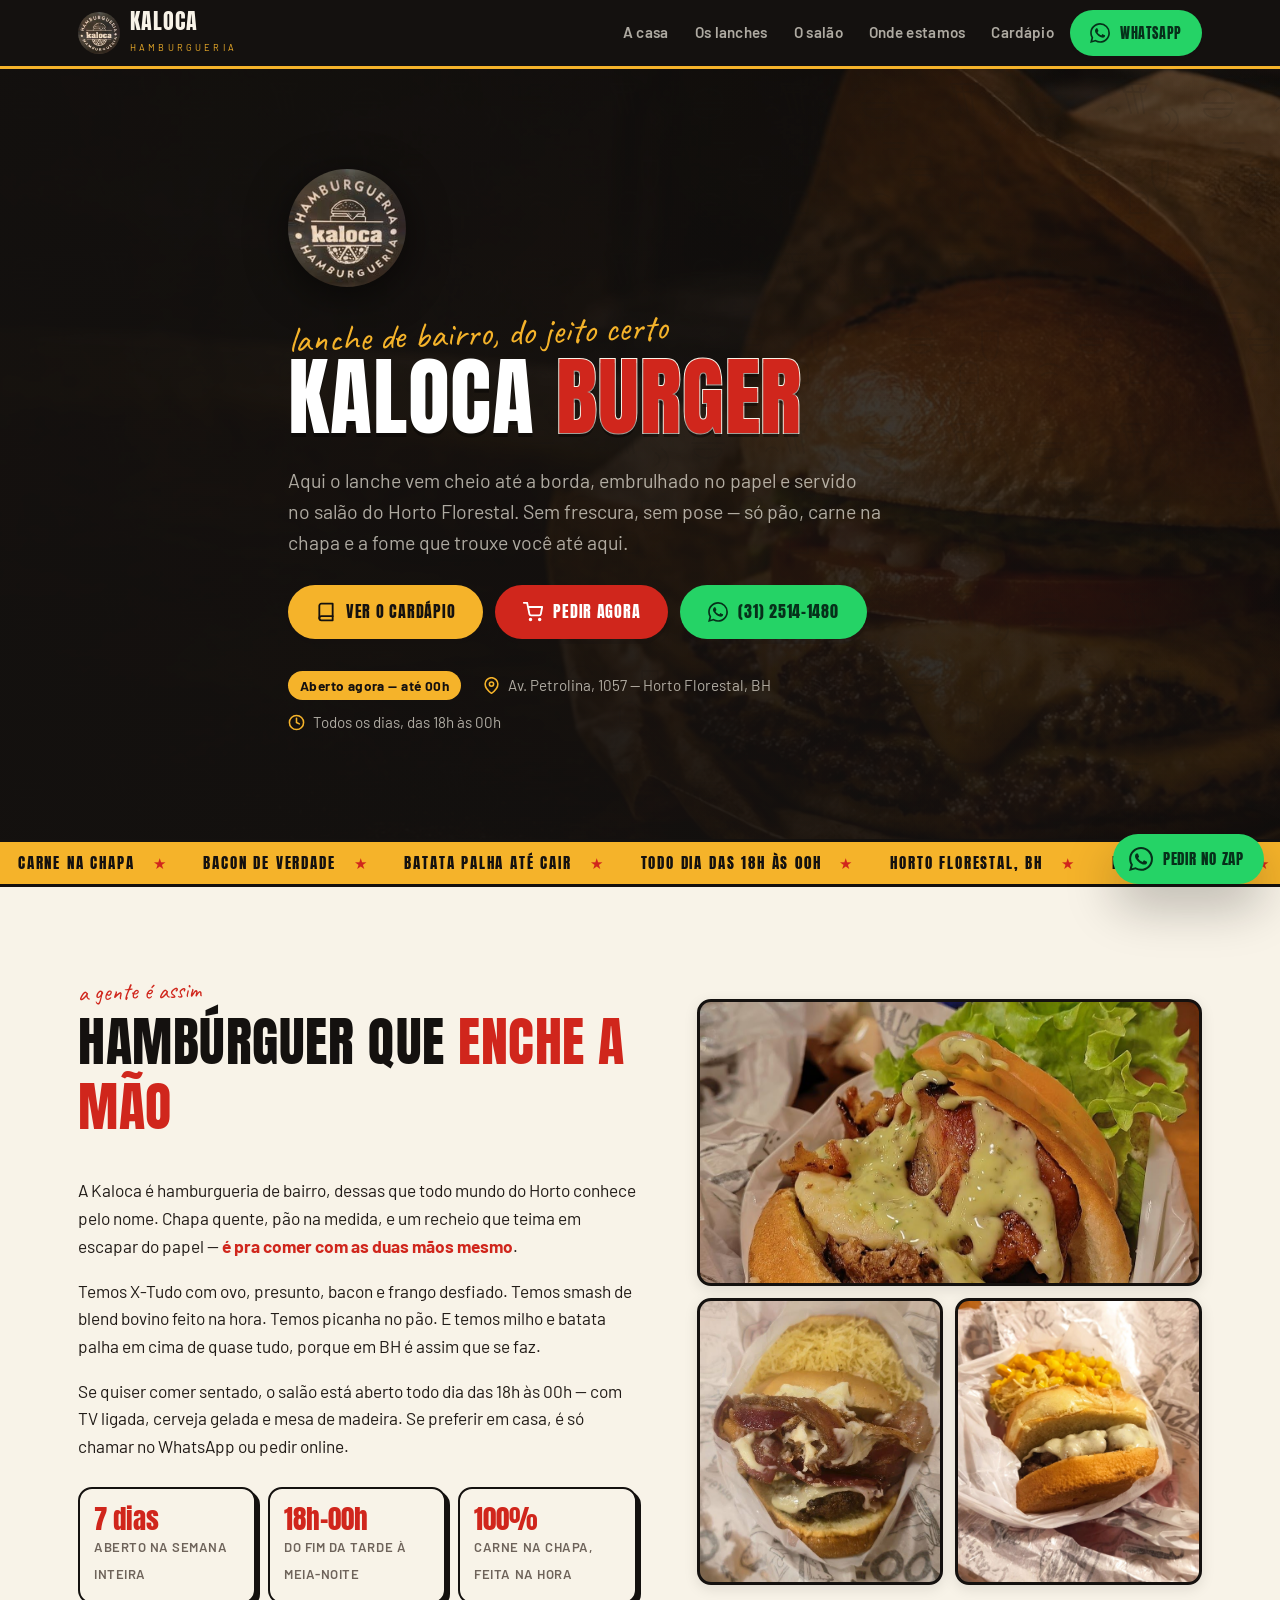
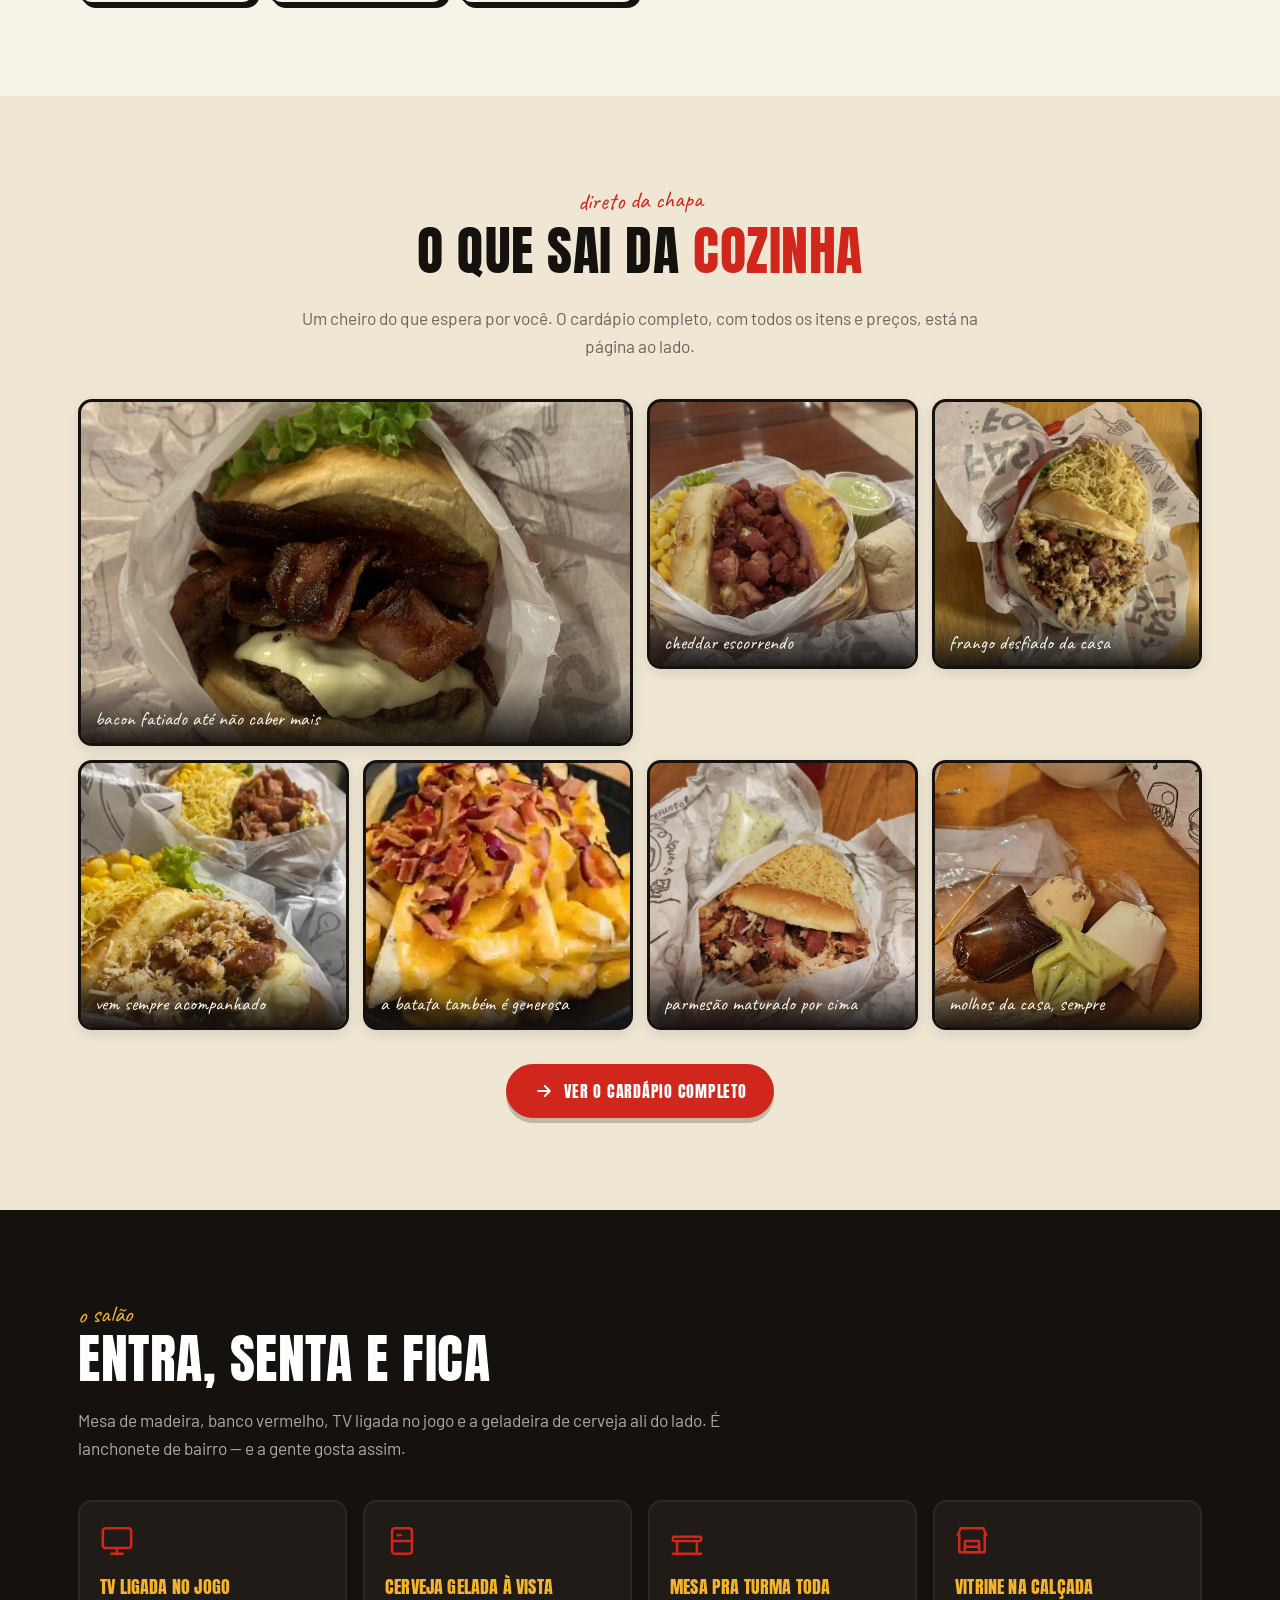
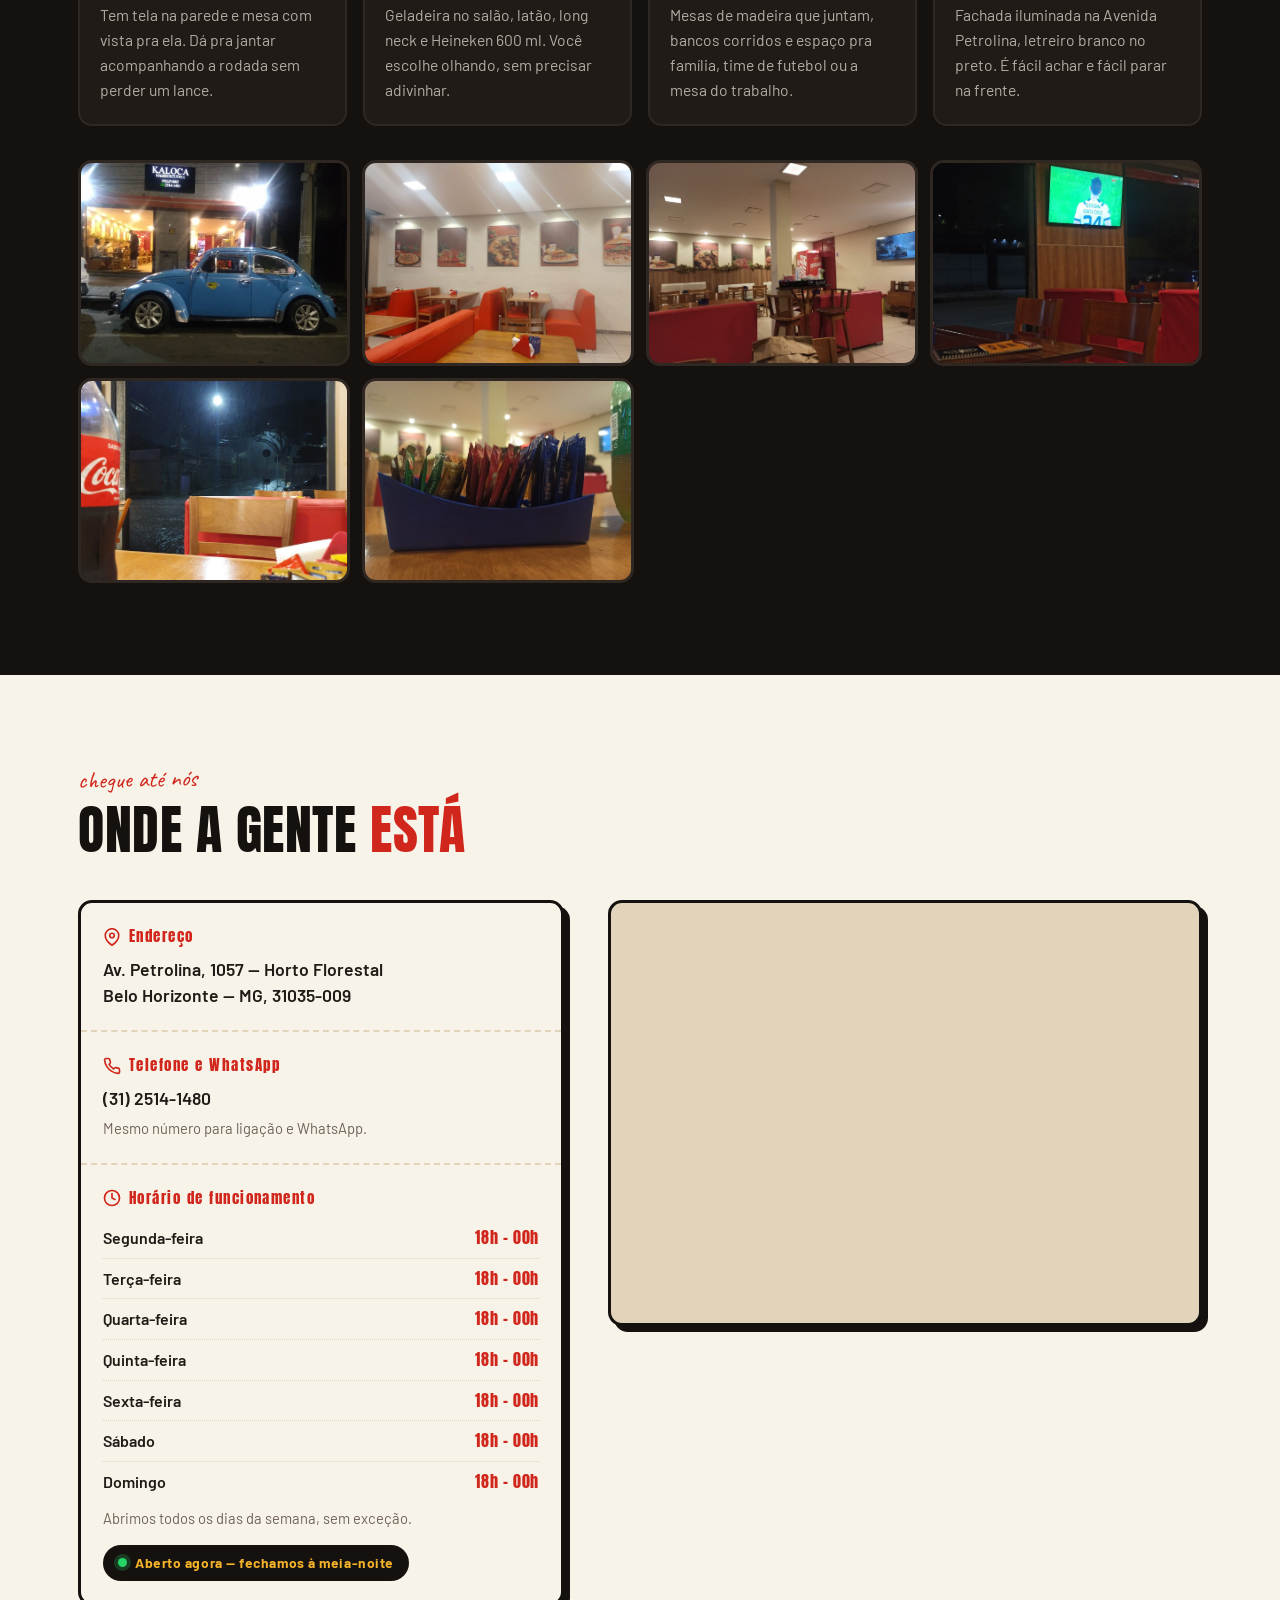
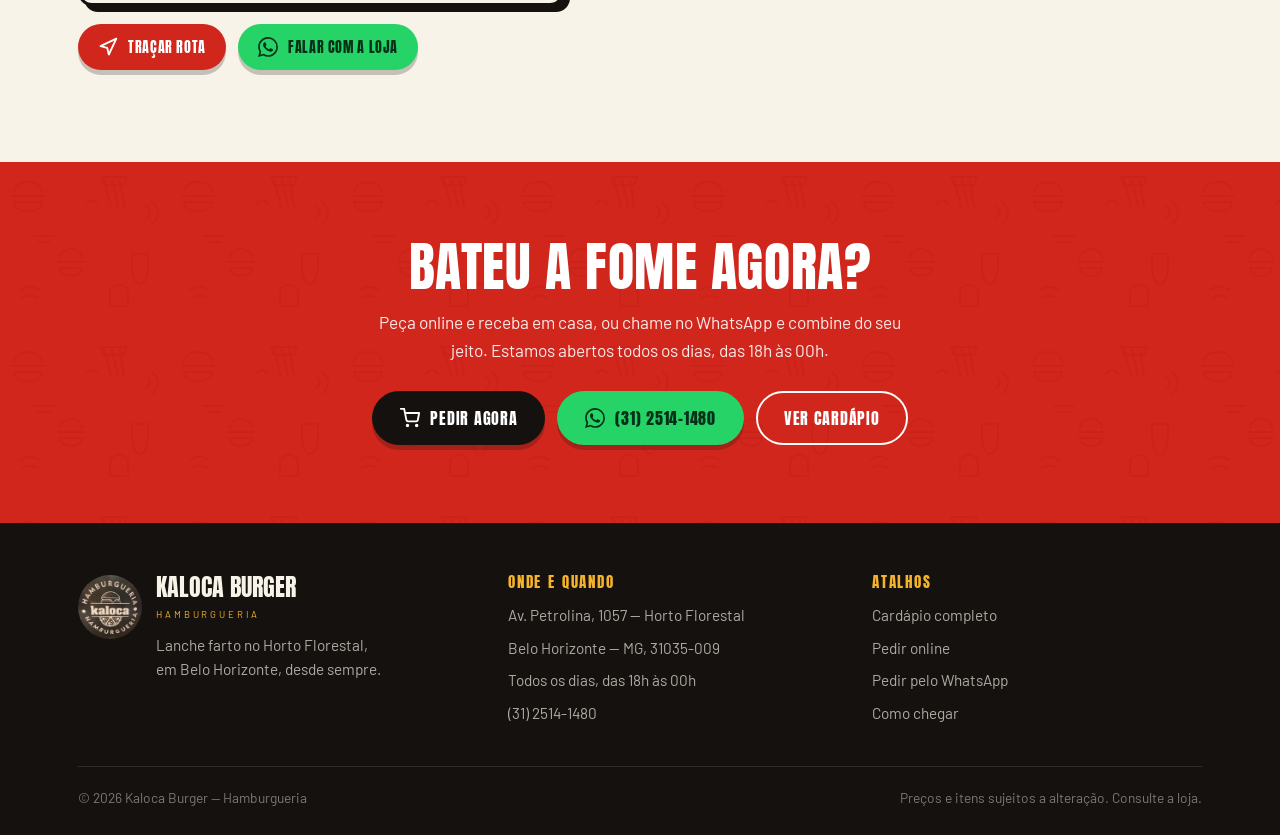
<file: index.html>
<!DOCTYPE html>
<html lang="pt-BR">
<head>
<meta charset="UTF-8">
<meta name="viewport" content="width=device-width, initial-scale=1">
<title>Kaloca Burger — Hamburgueria no Horto Florestal, Belo Horizonte</title>
<meta name="description" content="Hamburgueria de bairro no Horto Florestal, em Belo Horizonte. Lanche farto, transbordando, todo dia das 18h às 00h. Peça pelo WhatsApp ou venha comer aqui.">
<meta name="theme-color" content="#14110F">

<meta property="og:type" content="website">
<meta property="og:title" content="Kaloca Burger — Hamburgueria no Horto Florestal, BH">
<meta property="og:description" content="Lanche farto, transbordando, todo dia das 18h às 00h. Av. Petrolina, 1057 — Horto Florestal, Belo Horizonte.">
<meta property="og:image" content="assets/img/og-kaloca-burger.jpg">
<meta property="og:locale" content="pt_BR">
<meta name="twitter:card" content="summary_large_image">
<meta name="twitter:title" content="Kaloca Burger — Hamburgueria no Horto Florestal, BH">
<meta name="twitter:description" content="Lanche de bairro, do jeito certo. Todo dia das 18h às 00h no Horto Florestal, BH.">
<meta name="twitter:image" content="assets/img/og-kaloca-burger.jpg">

<link rel="preconnect" href="https://fonts.googleapis.com">
<link rel="preconnect" href="https://fonts.gstatic.com" crossorigin>
<link href="https://fonts.googleapis.com/css2?family=Anton&family=Barlow:wght@400;500;600;700&family=Caveat:wght@600;700&display=swap" rel="stylesheet">
<link rel="preload" as="image" href="assets/img/hero-kaloca-original.jpg" fetchpriority="high">
<link rel="stylesheet" href="css/style.css">
</head>
<body>

<a class="pula-para-conteudo" href="#conteudo">Pular para o conteúdo</a>

<!-- ==================== TOPO ==================== -->
<header class="topo">
  <div class="container topo-interno">

    <a class="topo-marca" href="index.html" aria-label="Kaloca Burger — página inicial">
      <img class="selo selo--xs logo-original" src="assets/img/logo-kaloca-centralizada.png" alt="" width="42" height="42" decoding="async">
      <span>
        <span class="nome">KALOCA</span>
        <span class="sub">HAMBURGUERIA</span>
      </span>
    </a>

    <nav class="topo-nav" id="nav-principal" aria-label="Navegação principal">
      <a href="#sobre">A casa</a>
      <a href="#destaques">Os lanches</a>
      <a href="#ambiente">O salão</a>
      <a href="#local">Onde estamos</a>
      <a href="cardapio.html">Cardápio</a>
    </nav>

    <div class="topo-cta">
      <a class="btn btn--zap btn--pequeno btn--zap-topo" href="https://wa.me/553125141480" target="_blank" rel="noopener">
        <svg viewBox="0 0 24 24" fill="currentColor" aria-hidden="true"><path d="M17.472 14.382c-.297-.149-1.758-.867-2.03-.967-.273-.099-.471-.148-.67.15-.197.297-.767.966-.94 1.164-.173.199-.347.223-.644.075-.297-.15-1.255-.463-2.39-1.475-.883-.788-1.48-1.761-1.653-2.059-.173-.297-.018-.458.13-.606.134-.133.298-.347.446-.52.149-.174.198-.298.298-.497.099-.198.05-.371-.025-.52-.075-.149-.669-1.612-.916-2.207-.242-.579-.487-.5-.669-.51-.173-.008-.371-.01-.57-.01-.198 0-.52.074-.792.372-.272.297-1.04 1.016-1.04 2.479 0 1.462 1.065 2.875 1.213 3.074.149.198 2.096 3.2 5.077 4.487.709.306 1.262.489 1.694.625.712.227 1.36.195 1.872.118.571-.085 1.758-.719 2.006-1.413.248-.694.248-1.289.173-1.413-.074-.124-.272-.198-.57-.347M12.05 21.785h-.004a9.87 9.87 0 0 1-5.031-1.378l-.361-.214-3.741.982.998-3.648-.235-.374a9.86 9.86 0 0 1-1.51-5.26c.001-5.45 4.436-9.884 9.888-9.884 2.64 0 5.122 1.03 6.988 2.898a9.825 9.825 0 0 1 2.893 6.994c-.003 5.45-4.437 9.884-9.885 9.884m8.413-18.297A11.815 11.815 0 0 0 12.05 0C5.495 0 .16 5.335.157 11.892c0 2.096.547 4.142 1.588 5.945L.057 24l6.305-1.654a11.882 11.882 0 0 0 5.683 1.448h.005c6.554 0 11.89-5.335 11.893-11.893a11.821 11.821 0 0 0-3.48-8.413"/></svg>
        WhatsApp
      </a>
      <button class="menu-btn" id="menu-btn" aria-expanded="false" aria-controls="nav-principal" aria-label="Abrir menu de navegação">
        <svg viewBox="0 0 24 24" fill="none" stroke="currentColor" stroke-width="2.4" stroke-linecap="round" aria-hidden="true"><path d="M3 6h18M3 12h18M3 18h18"/></svg>
      </button>
    </div>

  </div>
</header>

<main id="conteudo">

<!-- ==================== HERO ==================== -->
<section class="hero">
  <div class="hero-foto" role="img" aria-label="Hambúrguer artesanal servido no papel pardo sobre a chapa de uma lanchonete de bairro"></div>
  <div class="container hero-interno">

    <img class="selo selo--md logo-original" src="assets/img/logo-kaloca-centralizada.png" alt="Kaloca Hamburgueria" width="150" height="150" decoding="async" fetchpriority="high">

    <h1 class="hero-titulo">
      <span class="risca">lanche de bairro, do jeito certo</span>
      <span class="marca">Kaloca <em>Burger</em></span>
    </h1>

    <p class="hero-texto">
      Aqui o lanche vem cheio até a borda, embrulhado no papel e servido no salão do
      Horto Florestal. Sem frescura, sem pose — só pão, carne na chapa e a fome que
      trouxe você até aqui.
    </p>

    <div class="hero-acoes">
      <a class="btn btn--milho" href="cardapio.html">
        <svg viewBox="0 0 24 24" fill="none" stroke="currentColor" stroke-width="2.2" stroke-linecap="round" stroke-linejoin="round" aria-hidden="true"><path d="M4 19.5A2.5 2.5 0 0 1 6.5 17H20"/><path d="M6.5 2H20v20H6.5A2.5 2.5 0 0 1 4 19.5v-15A2.5 2.5 0 0 1 6.5 2z"/></svg>
        Ver o cardápio
      </a>
      <a class="btn btn--pedir" href="https://pedido.anota.ai/loja/kbcas-kaloca-1" target="_blank" rel="noopener">
        <svg viewBox="0 0 24 24" fill="none" stroke="currentColor" stroke-width="2.2" stroke-linecap="round" stroke-linejoin="round" aria-hidden="true"><circle cx="9" cy="21" r="1"/><circle cx="20" cy="21" r="1"/><path d="M1 1h4l2.68 13.39a2 2 0 0 0 2 1.61h9.72a2 2 0 0 0 2-1.61L23 6H6"/></svg>
        Pedir agora
      </a>
      <a class="btn btn--zap" href="https://wa.me/553125141480" target="_blank" rel="noopener">
        <svg viewBox="0 0 24 24" fill="currentColor" aria-hidden="true"><path d="M17.472 14.382c-.297-.149-1.758-.867-2.03-.967-.273-.099-.471-.148-.67.15-.197.297-.767.966-.94 1.164-.173.199-.347.223-.644.075-.297-.15-1.255-.463-2.39-1.475-.883-.788-1.48-1.761-1.653-2.059-.173-.297-.018-.458.13-.606.134-.133.298-.347.446-.52.149-.174.198-.298.298-.497.099-.198.05-.371-.025-.52-.075-.149-.669-1.612-.916-2.207-.242-.579-.487-.5-.669-.51-.173-.008-.371-.01-.57-.01-.198 0-.52.074-.792.372-.272.297-1.04 1.016-1.04 2.479 0 1.462 1.065 2.875 1.213 3.074.149.198 2.096 3.2 5.077 4.487.709.306 1.262.489 1.694.625.712.227 1.36.195 1.872.118.571-.085 1.758-.719 2.006-1.413.248-.694.248-1.289.173-1.413-.074-.124-.272-.198-.57-.347M12.05 21.785h-.004a9.87 9.87 0 0 1-5.031-1.378l-.361-.214-3.741.982.998-3.648-.235-.374a9.86 9.86 0 0 1-1.51-5.26c.001-5.45 4.436-9.884 9.888-9.884 2.64 0 5.122 1.03 6.988 2.898a9.825 9.825 0 0 1 2.893 6.994c-.003 5.45-4.437 9.884-9.885 9.884m8.413-18.297A11.815 11.815 0 0 0 12.05 0C5.495 0 .16 5.335.157 11.892c0 2.096.547 4.142 1.588 5.945L.057 24l6.305-1.654a11.882 11.882 0 0 0 5.683 1.448h.005c6.554 0 11.89-5.335 11.893-11.893a11.821 11.821 0 0 0-3.48-8.413"/></svg>
        (31) 2514-1480
      </a>
    </div>

    <div class="hero-info">
      <span class="aberto-agora" data-status-loja>Todo dia, 18h às 00h</span>
      <span>
        <svg viewBox="0 0 24 24" fill="none" stroke="currentColor" stroke-width="2.2" stroke-linecap="round" stroke-linejoin="round" aria-hidden="true"><path d="M21 10c0 7-9 13-9 13s-9-6-9-13a9 9 0 0 1 18 0z"/><circle cx="12" cy="10" r="3"/></svg>
        Av. Petrolina, 1057 — Horto Florestal, BH
      </span>
      <span>
        <svg viewBox="0 0 24 24" fill="none" stroke="currentColor" stroke-width="2.2" stroke-linecap="round" stroke-linejoin="round" aria-hidden="true"><circle cx="12" cy="12" r="10"/><path d="M12 6v6l4 2"/></svg>
        Todos os dias, das 18h às 00h
      </span>
    </div>

  </div>
</section>

<!-- ==================== FAIXA ==================== -->
<div class="faixa" aria-hidden="true">
  <div class="faixa-trilho">
    <span>Carne na chapa</span><span>Bacon de verdade</span><span>Batata palha até cair</span><span>Todo dia das 18h às 00h</span><span>Horto Florestal, BH</span><span>Delivery e salão</span>
    <span>Carne na chapa</span><span>Bacon de verdade</span><span>Batata palha até cair</span><span>Todo dia das 18h às 00h</span><span>Horto Florestal, BH</span><span>Delivery e salão</span>
  </div>
</div>

<!-- ==================== SOBRE ==================== -->
<section class="secao" id="sobre">
  <div class="container">
    <div class="sobre-grade">

      <div class="sobre-texto">
        <div class="secao-cabeca">
          <span class="secao-olho">a gente é assim</span>
          <h2 class="secao-tit">Hambúrguer que <span class="destaque">enche a mão</span></h2>
        </div>

        <p>
          A Kaloca é hamburgueria de bairro, dessas que todo mundo do Horto conhece pelo nome.
          Chapa quente, pão na medida, e um recheio que teima em escapar do papel —
          <strong>é pra comer com as duas mãos mesmo</strong>.
        </p>
        <p>
          Temos X-Tudo com ovo, presunto, bacon e frango desfiado. Temos smash de blend 
          bovino feito na hora. Temos picanha no pão. E temos milho e batata palha em 
          cima de quase tudo, porque em BH é assim que se faz.
        </p>
        <p>
          Se quiser comer sentado, o salão está aberto todo dia das 18h às 00h — com TV
          ligada, cerveja gelada e mesa de madeira. Se preferir em casa, é só chamar no
          WhatsApp ou pedir online.
        </p>

        <div class="sobre-selos">
          <div class="sobre-selo">
            <span class="num">7 dias</span>
            <span class="rot">Aberto na semana inteira</span>
          </div>
          <div class="sobre-selo">
            <span class="num">18h–00h</span>
            <span class="rot">Do fim da tarde à meia-noite</span>
          </div>
          <div class="sobre-selo">
            <span class="num">100%</span>
            <span class="rot">Carne na chapa, feita na hora</span>
          </div>
        </div>
      </div>

      <div class="sobre-fotos">
        <figure><img src="assets/img/destaque-02.jpg" alt="Hambúrguer artesanal da Kaloca com bacon, queijo derretido, molho verde e alface" loading="lazy"></figure>
        <figure><img src="assets/img/destaque-03.jpg" alt="Lanche com bacon fatiado e queijo parmesão ralado por cima" loading="lazy"></figure>
        <figure><img src="assets/img/destaque-07.jpg" alt="Lanche embalado no papel com milho e batata palha transbordando" loading="lazy"></figure>
      </div>

    </div>
  </div>
</section>

<!-- ==================== DESTAQUES ==================== -->
<section class="secao secao--papel" id="destaques">
  <div class="container">

    <div class="secao-cabeca secao-cabeca--centro">
      <span class="secao-olho">direto da chapa</span>
      <h2 class="secao-tit">O que sai da <span class="destaque">cozinha</span></h2>
      <p class="secao-lead">
        Um cheiro do que espera por você. O cardápio completo, com todos os itens e
        preços, está na página ao lado.
      </p>
    </div>

    <div class="vitrine">
      <figure class="grande">
        <img src="assets/img/destaque-01.jpg" alt="Lanche com bacon fatiado, queijo derretido e alface, embalado no papel com rabiscos" loading="lazy">
        <figcaption>bacon fatiado até não caber mais</figcaption>
      </figure>
      <figure>
        <img src="assets/img/destaque-05.jpg" alt="Lanche com cheddar derretido, presunto e bacon em cubos, servido com milho e batata palha" loading="lazy">
        <figcaption>cheddar escorrendo</figcaption>
      </figure>
      <figure>
        <img src="assets/img/destaque-06.jpg" alt="Lanche com frango desfiado, bacon e batata palha crocante" loading="lazy">
        <figcaption>frango desfiado da casa</figcaption>
      </figure>
      <figure>
        <img src="assets/img/destaque-04.jpg" alt="Dois lanches lado a lado com milho, queijo ralado e alface" loading="lazy">
        <figcaption>vem sempre acompanhado</figcaption>
      </figure>
      <figure>
        <img src="assets/img/batata-cheddar-bacon.jpg" alt="Porção de batata frita coberta com cheddar e bacon" loading="lazy">
        <figcaption>a batata também é generosa</figcaption>
      </figure>
      <figure>
        <img src="assets/img/destaque-08.jpg" alt="Lanche com bacon, frango e queijo parmesão ralado" loading="lazy">
        <figcaption>parmesão maturado por cima</figcaption>
      </figure>
      <figure>
        <img src="assets/img/molhos.jpg" alt="Saquinhos de molhos da casa: verde, branco, especial e barbecue" loading="lazy">
        <figcaption>molhos da casa, sempre</figcaption>
      </figure>
    </div>

    <div style="text-align:center; margin-top:34px">
      <a class="btn btn--pedir" href="cardapio.html">
        <svg viewBox="0 0 24 24" fill="none" stroke="currentColor" stroke-width="2.2" stroke-linecap="round" stroke-linejoin="round" aria-hidden="true"><path d="M5 12h14M13 6l6 6-6 6"/></svg>
        Ver o cardápio completo
      </a>
    </div>

  </div>
</section>

<!-- ==================== AMBIENTE ==================== -->
<section class="secao secao--escura" id="ambiente">
  <div class="container">

    <div class="secao-cabeca">
      <span class="secao-olho">o salão</span>
      <h2 class="secao-tit">Entra, senta e fica</h2>
      <p class="secao-lead">
        Mesa de madeira, banco vermelho, TV ligada no jogo e a geladeira de cerveja
        ali do lado. É lanchonete de bairro — e a gente gosta assim.
      </p>
    </div>

    <div class="ambiente-grade">
      <div class="ambiente-card">
        <svg class="icone" viewBox="0 0 24 24" fill="none" stroke="currentColor" stroke-width="1.8" stroke-linecap="round" stroke-linejoin="round" aria-hidden="true"><rect x="2" y="3" width="20" height="14" rx="2"/><path d="M8 21h8M12 17v4"/></svg>
        <h3>TV ligada no jogo</h3>
        <p>Tem tela na parede e mesa com vista pra ela. Dá pra jantar acompanhando a rodada sem perder um lance.</p>
      </div>
      <div class="ambiente-card">
        <svg class="icone" viewBox="0 0 24 24" fill="none" stroke="currentColor" stroke-width="1.8" stroke-linecap="round" stroke-linejoin="round" aria-hidden="true"><path d="M5 12V5a2 2 0 0 1 2-2h10a2 2 0 0 1 2 2v7M5 12h14v7a2 2 0 0 1-2 2H7a2 2 0 0 1-2-2z"/><path d="M9 8h2"/></svg>
        <h3>Cerveja gelada à vista</h3>
        <p>Geladeira no salão, latão, long neck e Heineken 600 ml. Você escolhe olhando, sem precisar adivinhar.</p>
      </div>
      <div class="ambiente-card">
        <svg class="icone" viewBox="0 0 24 24" fill="none" stroke="currentColor" stroke-width="1.8" stroke-linecap="round" stroke-linejoin="round" aria-hidden="true"><rect x="2" y="9" width="20" height="3" rx="1"/><path d="M5 12v8M19 12v8M2 21h20"/></svg>
        <h3>Mesa pra turma toda</h3>
        <p>Mesas de madeira que juntam, bancos corridos e espaço pra família, time de futebol ou a mesa do trabalho.</p>
      </div>
      <div class="ambiente-card">
        <svg class="icone" viewBox="0 0 24 24" fill="none" stroke="currentColor" stroke-width="1.8" stroke-linecap="round" stroke-linejoin="round" aria-hidden="true"><path d="M2 8l2-5h16l2 5"/><path d="M3 8v11a1 1 0 0 0 1 1h16a1 1 0 0 0 1-1V8"/><rect x="7" y="12" width="10" height="8"/><path d="M7 16h10"/></svg>
        <h3>Vitrine na calçada</h3>
        <p>Fachada iluminada na Avenida Petrolina, letreiro branco no preto. É fácil achar e fácil parar na frente.</p>
      </div>
    </div>

    <div class="ambiente-fotos">
      <figure><img src="assets/img/fachada-noite.jpg" alt="Fachada da Kaloca Hamburgueria à noite, com letreiro iluminado na Avenida Petrolina" loading="lazy"></figure>
      <figure><img src="assets/img/ambiente-01.jpg" alt="Salão da Kaloca com bancos vermelhos, mesas de madeira e quadros de comida na parede" loading="lazy"></figure>
      <figure><img src="assets/img/ambiente-02.jpg" alt="Salão da Kaloca com TV na parede e geladeira de cerveja ao fundo" loading="lazy"></figure>
      <figure><img src="assets/img/ambiente-03.jpg" alt="Mesa do salão à noite com TV passando futebol" loading="lazy"></figure>
      <figure><img src="assets/img/ambiente-04.jpg" alt="Mesa junto à vitrine com vista para a rua do Horto Florestal" loading="lazy"></figure>
      <figure><img src="assets/img/ambiente-05.jpg" alt="Porta-sachês azul sobre a mesa de madeira do salão" loading="lazy"></figure>
    </div>

  </div>
</section>

<!-- ==================== LOCALIZAÇÃO + HORÁRIO ==================== -->
<section class="secao" id="local">
  <div class="container">

    <div class="secao-cabeca">
      <span class="secao-olho">chegue até nós</span>
      <h2 class="secao-tit">Onde a gente <span class="destaque">está</span></h2>
    </div>

    <div class="local-grade">

      <div>
        <div class="ficha">

          <div class="ficha-bloco">
            <div class="ficha-rot">
              <svg viewBox="0 0 24 24" fill="none" stroke="currentColor" stroke-width="2.2" stroke-linecap="round" stroke-linejoin="round" aria-hidden="true"><path d="M21 10c0 7-9 13-9 13s-9-6-9-13a9 9 0 0 1 18 0z"/><circle cx="12" cy="10" r="3"/></svg>
              Endereço
            </div>
            <p class="ficha-valor">
              Av. Petrolina, 1057 — Horto Florestal<br>
              Belo Horizonte — MG, 31035-009
            </p>
          </div>

          <div class="ficha-bloco">
            <div class="ficha-rot">
              <svg viewBox="0 0 24 24" fill="none" stroke="currentColor" stroke-width="2.2" stroke-linecap="round" stroke-linejoin="round" aria-hidden="true"><path d="M22 16.92v3a2 2 0 0 1-2.18 2 19.79 19.79 0 0 1-8.63-3.07 19.5 19.5 0 0 1-6-6 19.79 19.79 0 0 1-3.07-8.67A2 2 0 0 1 4.11 2h3a2 2 0 0 1 2 1.72c.13.96.36 1.9.7 2.81a2 2 0 0 1-.45 2.11L8.09 9.91a16 16 0 0 0 6 6l1.27-1.27a2 2 0 0 1 2.11-.45c.9.34 1.85.57 2.81.7A2 2 0 0 1 22 16.92z"/></svg>
              Telefone e WhatsApp
            </div>
            <p class="ficha-valor"><a href="https://wa.me/553125141480" target="_blank" rel="noopener">(31) 2514-1480</a></p>
            <p class="ficha-obs">Mesmo número para ligação e WhatsApp.</p>
          </div>

          <div class="ficha-bloco">
            <div class="ficha-rot">
              <svg viewBox="0 0 24 24" fill="none" stroke="currentColor" stroke-width="2.2" stroke-linecap="round" stroke-linejoin="round" aria-hidden="true"><circle cx="12" cy="12" r="10"/><path d="M12 6v6l4 2"/></svg>
              Horário de funcionamento
            </div>
            <ul class="horario-lista">
              <li><span class="dia">Segunda-feira</span> <span class="hora">18h – 00h</span></li>
              <li><span class="dia">Terça-feira</span> <span class="hora">18h – 00h</span></li>
              <li><span class="dia">Quarta-feira</span> <span class="hora">18h – 00h</span></li>
              <li><span class="dia">Quinta-feira</span> <span class="hora">18h – 00h</span></li>
              <li><span class="dia">Sexta-feira</span> <span class="hora">18h – 00h</span></li>
              <li><span class="dia">Sábado</span> <span class="hora">18h – 00h</span></li>
              <li><span class="dia">Domingo</span> <span class="hora">18h – 00h</span></li>
            </ul>
            <p class="ficha-obs">Abrimos todos os dias da semana, sem exceção.</p>
            <span class="selo-aberto" data-selo-aberto hidden><span class="bolinha"></span><span data-selo-aberto-texto></span></span>
          </div>

        </div>

        <div class="local-acoes">
          <a class="btn btn--pedir btn--pequeno" href="https://www.google.com/maps/search/?api=1&query=Av.+Petrolina%2C+1057+-+Horto+Florestal%2C+Belo+Horizonte+-+MG%2C+31035-009" target="_blank" rel="noopener">
            <svg viewBox="0 0 24 24" fill="none" stroke="currentColor" stroke-width="2.2" stroke-linecap="round" stroke-linejoin="round" aria-hidden="true"><path d="M3 11l19-9-9 19-2-8-8-2z"/></svg>
            Traçar rota
          </a>
          <a class="btn btn--zap btn--pequeno" href="https://wa.me/553125141480" target="_blank" rel="noopener">
            <svg viewBox="0 0 24 24" fill="currentColor" aria-hidden="true"><path d="M17.472 14.382c-.297-.149-1.758-.867-2.03-.967-.273-.099-.471-.148-.67.15-.197.297-.767.966-.94 1.164-.173.199-.347.223-.644.075-.297-.15-1.255-.463-2.39-1.475-.883-.788-1.48-1.761-1.653-2.059-.173-.297-.018-.458.13-.606.134-.133.298-.347.446-.52.149-.174.198-.298.298-.497.099-.198.05-.371-.025-.52-.075-.149-.669-1.612-.916-2.207-.242-.579-.487-.5-.669-.51-.173-.008-.371-.01-.57-.01-.198 0-.52.074-.792.372-.272.297-1.04 1.016-1.04 2.479 0 1.462 1.065 2.875 1.213 3.074.149.198 2.096 3.2 5.077 4.487.709.306 1.262.489 1.694.625.712.227 1.36.195 1.872.118.571-.085 1.758-.719 2.006-1.413.248-.694.248-1.289.173-1.413-.074-.124-.272-.198-.57-.347M12.05 21.785h-.004a9.87 9.87 0 0 1-5.031-1.378l-.361-.214-3.741.982.998-3.648-.235-.374a9.86 9.86 0 0 1-1.51-5.26c.001-5.45 4.436-9.884 9.888-9.884 2.64 0 5.122 1.03 6.988 2.898a9.825 9.825 0 0 1 2.893 6.994c-.003 5.45-4.437 9.884-9.885 9.884m8.413-18.297A11.815 11.815 0 0 0 12.05 0C5.495 0 .16 5.335.157 11.892c0 2.096.547 4.142 1.588 5.945L.057 24l6.305-1.654a11.882 11.882 0 0 0 5.683 1.448h.005c6.554 0 11.89-5.335 11.893-11.893a11.821 11.821 0 0 0-3.48-8.413"/></svg>
            Falar com a loja
          </a>
        </div>
      </div>

      <div class="mapa">
        <iframe
          title="Mapa com a localização da Kaloca Burger na Av. Petrolina, 1057, Horto Florestal, Belo Horizonte"
          src="https://www.google.com/maps?q=Av.%20Petrolina%2C%201057%20-%20Horto%20Florestal%2C%20Belo%20Horizonte%20-%20MG%2C%2031035-009&output=embed"
          loading="lazy"
          referrerpolicy="no-referrer-when-downgrade"
          allowfullscreen></iframe>
      </div>

    </div>
  </div>
</section>

<!-- ==================== CHAMADA FINAL ==================== -->
<section class="chamada">
  <div class="container">
    <h2>Bateu a fome agora?</h2>
    <p>
      Peça online e receba em casa, ou chame no WhatsApp e combine do seu jeito.
      Estamos abertos todos os dias, das 18h às 00h.
    </p>
    <div class="btns">
      <a class="btn btn--pedir" href="https://pedido.anota.ai/loja/kbcas-kaloca-1" target="_blank" rel="noopener">
        <svg viewBox="0 0 24 24" fill="none" stroke="currentColor" stroke-width="2.2" stroke-linecap="round" stroke-linejoin="round" aria-hidden="true"><circle cx="9" cy="21" r="1"/><circle cx="20" cy="21" r="1"/><path d="M1 1h4l2.68 13.39a2 2 0 0 0 2 1.61h9.72a2 2 0 0 0 2-1.61L23 6H6"/></svg>
        Pedir agora
      </a>
      <a class="btn btn--zap" href="https://wa.me/553125141480" target="_blank" rel="noopener">
        <svg viewBox="0 0 24 24" fill="currentColor" aria-hidden="true"><path d="M17.472 14.382c-.297-.149-1.758-.867-2.03-.967-.273-.099-.471-.148-.67.15-.197.297-.767.966-.94 1.164-.173.199-.347.223-.644.075-.297-.15-1.255-.463-2.39-1.475-.883-.788-1.48-1.761-1.653-2.059-.173-.297-.018-.458.13-.606.134-.133.298-.347.446-.52.149-.174.198-.298.298-.497.099-.198.05-.371-.025-.52-.075-.149-.669-1.612-.916-2.207-.242-.579-.487-.5-.669-.51-.173-.008-.371-.01-.57-.01-.198 0-.52.074-.792.372-.272.297-1.04 1.016-1.04 2.479 0 1.462 1.065 2.875 1.213 3.074.149.198 2.096 3.2 5.077 4.487.709.306 1.262.489 1.694.625.712.227 1.36.195 1.872.118.571-.085 1.758-.719 2.006-1.413.248-.694.248-1.289.173-1.413-.074-.124-.272-.198-.57-.347M12.05 21.785h-.004a9.87 9.87 0 0 1-5.031-1.378l-.361-.214-3.741.982.998-3.648-.235-.374a9.86 9.86 0 0 1-1.51-5.26c.001-5.45 4.436-9.884 9.888-9.884 2.64 0 5.122 1.03 6.988 2.898a9.825 9.825 0 0 1 2.893 6.994c-.003 5.45-4.437 9.884-9.885 9.884m8.413-18.297A11.815 11.815 0 0 0 12.05 0C5.495 0 .16 5.335.157 11.892c0 2.096.547 4.142 1.588 5.945L.057 24l6.305-1.654a11.882 11.882 0 0 0 5.683 1.448h.005c6.554 0 11.89-5.335 11.893-11.893a11.821 11.821 0 0 0-3.48-8.413"/></svg>
        (31) 2514-1480
      </a>
      <a class="btn btn--vazado" href="cardapio.html">Ver cardápio</a>
    </div>
  </div>
</section>

</main>

<!-- ==================== RODAPÉ ==================== -->
<footer class="rodape">
  <div class="container">
    <div class="rodape-grade">

      <div class="rodape-marca">
        <img class="selo selo--sm logo-original" src="assets/img/logo-kaloca-centralizada.png" alt="" width="64" height="64" loading="lazy" decoding="async">
        <div>
          <span class="nome">KALOCA BURGER</span>
          <span class="sub">HAMBURGUERIA</span>
          <p style="margin:0">Lanche farto no Horto Florestal,<br>em Belo Horizonte, desde sempre.</p>
        </div>
      </div>

      <div>
        <h4>ONDE E QUANDO</h4>
        <ul>
          <li>Av. Petrolina, 1057 — Horto Florestal</li>
          <li>Belo Horizonte — MG, 31035-009</li>
          <li>Todos os dias, das 18h às 00h</li>
          <li><a href="https://wa.me/553125141480" target="_blank" rel="noopener">(31) 2514-1480</a></li>
        </ul>
      </div>

      <div>
        <h4>ATALHOS</h4>
        <ul>
          <li><a href="cardapio.html">Cardápio completo</a></li>
          <li><a href="https://pedido.anota.ai/loja/kbcas-kaloca-1" target="_blank" rel="noopener">Pedir online</a></li>
          <li><a href="https://wa.me/553125141480" target="_blank" rel="noopener">Pedir pelo WhatsApp</a></li>
          <li><a href="#local">Como chegar</a></li>
        </ul>
      </div>

    </div>

    <div class="rodape-base">
      <span>© <span data-ano>2026</span> Kaloca Burger — Hamburgueria</span>
      <span>Preços e itens sujeitos a alteração. Consulte a loja.</span>
    </div>
  </div>
</footer>

<a class="zap-flutua" href="https://wa.me/553125141480" target="_blank" rel="noopener" aria-label="Falar com a Kaloca no WhatsApp">
  <svg viewBox="0 0 24 24" fill="currentColor" aria-hidden="true"><path d="M17.472 14.382c-.297-.149-1.758-.867-2.03-.967-.273-.099-.471-.148-.67.15-.197.297-.767.966-.94 1.164-.173.199-.347.223-.644.075-.297-.15-1.255-.463-2.39-1.475-.883-.788-1.48-1.761-1.653-2.059-.173-.297-.018-.458.13-.606.134-.133.298-.347.446-.52.149-.174.198-.298.298-.497.099-.198.05-.371-.025-.52-.075-.149-.669-1.612-.916-2.207-.242-.579-.487-.5-.669-.51-.173-.008-.371-.01-.57-.01-.198 0-.52.074-.792.372-.272.297-1.04 1.016-1.04 2.479 0 1.462 1.065 2.875 1.213 3.074.149.198 2.096 3.2 5.077 4.487.709.306 1.262.489 1.694.625.712.227 1.36.195 1.872.118.571-.085 1.758-.719 2.006-1.413.248-.694.248-1.289.173-1.413-.074-.124-.272-.198-.57-.347M12.05 21.785h-.004a9.87 9.87 0 0 1-5.031-1.378l-.361-.214-3.741.982.998-3.648-.235-.374a9.86 9.86 0 0 1-1.51-5.26c.001-5.45 4.436-9.884 9.888-9.884 2.64 0 5.122 1.03 6.988 2.898a9.825 9.825 0 0 1 2.893 6.994c-.003 5.45-4.437 9.884-9.885 9.884m8.413-18.297A11.815 11.815 0 0 0 12.05 0C5.495 0 .16 5.335.157 11.892c0 2.096.547 4.142 1.588 5.945L.057 24l6.305-1.654a11.882 11.882 0 0 0 5.683 1.448h.005c6.554 0 11.89-5.335 11.893-11.893a11.821 11.821 0 0 0-3.48-8.413"/></svg>
  <span class="rot">Pedir no zap</span>
</a>

<script src="js/script.js"></script>
</body>
</html>
</file>
<file: css/style.css>
/* =====================================================================
   KALOCA BURGER — folha de estilo única (index.html + cardapio.html)
   Direção: hamburgueria de bairro, farta, sem pretensão.
   Referências: selo carimbo preto/branco, papel de embrulho com rabiscos,
   salão com bancos vermelhos e mesa de madeira, letreiro preto e branco.
   ===================================================================== */

/* ----------------------------------------------------------------
   1. TOKENS
   ---------------------------------------------------------------- */
:root {
  /* Cores */
  --preto:        #14110F;
  --preto-2:      #211B17;
  --preto-3:      #2E2722;
  --vermelho:     #D0261C;
  --vermelho-esc: #9E1911;
  --milho:        #F5B32A;
  --milho-esc:    #D6941A;
  --papel:        #F8F3E8;
  --papel-2:      #EFE6D3;
  --papel-3:      #E1D4BA;
  --madeira:      #A9713F;
  --zap:          #25D366;
  --zap-esc:      #1EA854;

  --texto:        #211B17;
  --texto-fraco:  #6E635A;
  --texto-claro:  #F8F3E8;
  --texto-claro-fraco: rgba(248, 243, 232, .68);

  /* Tipografia */
  --display: 'Anton', 'Arial Narrow', Impact, sans-serif;
  --corpo:   'Barlow', 'Segoe UI', Roboto, Helvetica, Arial, sans-serif;
  --mao:     'Caveat', 'Comic Sans MS', cursive;

  /* Métricas */
  --max:      1180px;
  --gutter:   clamp(20px, 5vw, 28px);
  --raio:     14px;
  --raio-sm:  8px;
  --topo-h:   66px;
  /* altura real do cabeçalho, já com a borda amarela de 3px */
  --topo-total: 69px;

  --sombra:    0 10px 30px rgba(20, 17, 15, .14);
  --sombra-sm: 0 4px 14px rgba(20, 17, 15, .10);
  --sombra-lg: 0 22px 50px rgba(20, 17, 15, .28);

  /* Papel de embrulho com rabiscos — usado em fundos e placeholders */
  --doodle: url("data:image/svg+xml,%3Csvg xmlns='http://www.w3.org/2000/svg' width='170' height='170' viewBox='0 0 170 170'%3E%3Cg fill='none' stroke='%23211B17' stroke-opacity='.13' stroke-width='2' stroke-linecap='round' stroke-linejoin='round'%3E%3Cpath d='M14 30c0-6 6-10 14-10s14 4 14 10M12 34h32M14 40h28c0 6-6 9-14 9s-14-3-14-9'/%3E%3Cpath d='M104 18l7 26M112 18l6 26M120 19l4 25M101 15h26l-3 8h-20z'/%3E%3Cpath d='M60 96c0-5 5-9 11-9s11 4 11 9M58 100h26M60 106h22c0 5-5 8-11 8s-11-3-11-8'/%3E%3Cpath d='M132 92h16v10c0 12-3 20-8 20s-8-8-8-20z'/%3E%3Cpath d='M20 128c6-4 13-4 19 0M22 136c5-3 11-3 15 0'/%3E%3Cpath d='M146 44c5 3 5 9 0 12M152 40c8 6 8 16 0 22'/%3E%3Cpath d='M86 42c3-5 9-5 12 0'/%3E%3Cpath d='M34 74h20M38 80h12'/%3E%3Cpath d='M110 130c0-4 4-7 9-7s9 3 9 7v14h-18z'/%3E%3C/g%3E%3C/svg%3E");
}

/* ----------------------------------------------------------------
   2. RESET / BASE
   ---------------------------------------------------------------- */
*, *::before, *::after { box-sizing: border-box; }

html { -webkit-text-size-adjust: 100%; scroll-behavior: smooth; }

body {
  margin: 0;
  background: var(--papel);
  color: var(--texto);
  font-family: var(--corpo);
  font-size: 17px;
  line-height: 1.6;
  overflow-x: hidden;
  -webkit-font-smoothing: antialiased;
}

img { max-width: 100%; display: block; }

a { color: inherit; text-decoration: none; }

button { font: inherit; color: inherit; cursor: pointer; }

h1, h2, h3, h4 {
  font-family: var(--display);
  font-weight: 400;
  line-height: .98;
  letter-spacing: .01em;
  text-transform: uppercase;
  margin: 0 0 .4em;
}

h1 { font-size: clamp(2.6rem, 9vw, 5.4rem); }
h2 { font-size: clamp(2rem, 6vw, 3.4rem); }
h3 { font-size: clamp(1.2rem, 3.4vw, 1.6rem); }

p { margin: 0 0 1em; }

:focus-visible {
  outline: 3px solid var(--milho);
  outline-offset: 3px;
  border-radius: 4px;
}

.container {
  width: 100%;
  max-width: var(--max);
  margin: 0 auto;
  padding-left: max(var(--gutter), env(safe-area-inset-left, 0px));
  padding-right: max(var(--gutter), env(safe-area-inset-right, 0px));
}

.pula-para-conteudo {
  position: absolute;
  left: -9999px;
  top: 0;
  background: var(--milho);
  color: var(--preto);
  padding: 12px 18px;
  font-weight: 700;
  z-index: 999;
}
.pula-para-conteudo:focus { left: 8px; top: 8px; }

/* ----------------------------------------------------------------
   3. LOGO-SELO (evolução do carimbo circular preto e branco)
   ---------------------------------------------------------------- */
.selo { display: block; flex: 0 0 auto; }
.selo--xs { width: 42px;  height: 42px; }
.selo--sm { width: 64px;  height: 64px; }
.selo--md { width: 118px; height: 118px; }
.selo--lg { width: 190px; height: 190px; }

.logo-original {
  object-fit: cover;
  border-radius: 50%;
  background: var(--preto-2);
}

.selo .selo-fundo   { fill: var(--preto); }
.selo .selo-tinta   { fill: var(--papel); }
.selo .selo-traco   { stroke: var(--papel); }
.selo .selo-realce  { fill: var(--milho); }

/* Variante invertida (fundo claro, tinta preta) */
.selo--claro .selo-fundo  { fill: var(--papel); }
.selo--claro .selo-tinta  { fill: var(--preto); }
.selo--claro .selo-traco  { stroke: var(--preto); }
.selo--claro .selo-realce { fill: var(--vermelho); }

/* ----------------------------------------------------------------
   4. BOTÕES
   ---------------------------------------------------------------- */
.btn {
  display: inline-flex;
  align-items: center;
  justify-content: center;
  gap: 10px;
  padding: 15px 26px;
  border: 2px solid transparent;
  border-radius: 999px;
  font-family: var(--display);
  font-size: 1.02rem;
  letter-spacing: .045em;
  text-transform: uppercase;
  line-height: 1;
  cursor: pointer;
  transition: transform .16s ease, box-shadow .16s ease, background-color .16s ease, color .16s ease;
  box-shadow: 0 5px 0 rgba(20, 17, 15, .22);
  text-align: center;
}
.btn:hover  { transform: translateY(-2px); box-shadow: 0 7px 0 rgba(20, 17, 15, .22); }
.btn:active { transform: translateY(2px);  box-shadow: 0 2px 0 rgba(20, 17, 15, .22); }

.btn svg { width: 20px; height: 20px; flex: 0 0 auto; }

.btn--pedir   { background: var(--vermelho); color: #fff; }
.btn--pedir:hover { background: var(--vermelho-esc); }

.btn--zap     { background: var(--zap); color: #06301A; }
.btn--zap:hover { background: var(--zap-esc); color: #fff; }

.btn--milho   { background: var(--milho); color: var(--preto); }
.btn--milho:hover { background: var(--milho-esc); }

.btn--vazado  { background: transparent; border-color: currentColor; box-shadow: none; }
.btn--vazado:hover { background: rgba(248, 243, 232, .12); box-shadow: none; }

.btn--pequeno { padding: 11px 18px; font-size: .88rem; }
.btn--bloco   { width: 100%; }

/* ----------------------------------------------------------------
   5. TOPO / NAVEGAÇÃO
   ---------------------------------------------------------------- */
.topo {
  position: sticky;
  top: 0;
  z-index: 60;
  background: var(--preto);
  border-bottom: 3px solid var(--milho);
}

.topo-interno {
  display: flex;
  align-items: center;
  gap: 16px;
  height: var(--topo-h);
}

.topo-marca {
  display: flex;
  align-items: center;
  gap: 10px;
  margin-right: auto;
  color: var(--texto-claro);
}
.topo-marca .nome {
  font-family: var(--display);
  font-size: 1.35rem;
  letter-spacing: .05em;
  line-height: 1;
}
.topo-marca .sub {
  display: block;
  font-family: var(--corpo);
  font-size: .58rem;
  letter-spacing: .34em;
  color: var(--milho);
  margin-top: 3px;
}

.topo-nav { display: flex; align-items: center; gap: 26px; }
.topo-nav a {
  color: var(--texto-claro-fraco);
  font-weight: 600;
  font-size: .95rem;
  letter-spacing: .02em;
  padding: 6px 0;
  border-bottom: 2px solid transparent;
  transition: color .15s ease, border-color .15s ease;
}
.topo-nav a:hover,
.topo-nav a.ativo { color: var(--texto-claro); border-color: var(--milho); }

.topo-cta { display: flex; gap: 10px; }

.menu-btn {
  display: none;
  background: transparent;
  border: 2px solid rgba(248, 243, 232, .3);
  border-radius: var(--raio-sm);
  padding: 8px 10px;
  color: var(--texto-claro);
  line-height: 0;
}
.menu-btn svg { width: 22px; height: 22px; }

@media (max-width: 900px) {
  .topo-nav {
    position: absolute;
    top: var(--topo-total);
    left: 0;
    right: 0;
    flex-direction: column;
    align-items: stretch;
    gap: 0;
    background: var(--preto-2);
    border-bottom: 3px solid var(--milho);
    padding: 6px 0 14px;
    display: none;
  }
  .topo-nav.aberto { display: flex; }
  .topo-nav a {
    padding-top: 14px;
    padding-right: max(var(--gutter), env(safe-area-inset-right, 0px));
    padding-bottom: 14px;
    padding-left: max(var(--gutter), env(safe-area-inset-left, 0px));
    border-bottom: 1px solid rgba(248, 243, 232, .08);
    font-size: 1.05rem;
  }
  .topo-nav a:hover, .topo-nav a.ativo { border-color: rgba(248, 243, 232, .08); color: var(--milho); }
  .menu-btn { display: block; }
  .topo-cta .btn--zap-topo { display: none; }
}

/* ----------------------------------------------------------------
   6. FAIXA CORRIDA (marquee)
   ---------------------------------------------------------------- */
.faixa {
  background: var(--milho);
  color: var(--preto);
  border-top: 3px solid var(--preto);
  border-bottom: 3px solid var(--preto);
  overflow: hidden;
  padding: 9px 0;
}
.faixa-trilho {
  display: flex;
  width: max-content;
  animation: correr 34s linear infinite;
}
.faixa span {
  font-family: var(--display);
  font-size: .95rem;
  letter-spacing: .12em;
  text-transform: uppercase;
  padding: 0 18px;
  white-space: nowrap;
}
.faixa span::after { content: '★'; margin-left: 18px; color: var(--vermelho); }
@keyframes correr { from { transform: translateX(0); } to { transform: translateX(-50%); } }
@media (prefers-reduced-motion: reduce) {
  .faixa-trilho { animation: none; }
}

/* ----------------------------------------------------------------
   7. HERO
   ---------------------------------------------------------------- */
.hero {
  position: relative;
  background: var(--preto);
  color: var(--texto-claro);
  overflow: hidden;
  isolation: isolate;
}
.hero-foto {
  position: absolute;
  inset: 0;
  background: url('../assets/img/hero-kaloca-original.jpg') 63% 62% / cover no-repeat;
  opacity: .82;
  z-index: -2;
}
.hero::after {
  content: '';
  position: absolute;
  inset: 0;
  z-index: -1;
  background:
    linear-gradient(90deg, rgba(20,17,15,.92) 0%, rgba(20,17,15,.78) 48%, rgba(20,17,15,.48) 100%),
    linear-gradient(180deg, rgba(20,17,15,.12) 0%, rgba(20,17,15,.70) 100%),
    var(--doodle);
  background-blend-mode: normal, normal, soft-light;
}
.hero-interno {
  display: grid;
  gap: 26px;
  justify-items: start;
  padding-top: clamp(48px, 9vw, 100px);
  padding-right: max(var(--gutter), env(safe-area-inset-right, 0px));
  padding-bottom: clamp(52px, 9vw, 104px);
  padding-left: max(var(--gutter), env(safe-area-inset-left, 0px));
  max-width: 760px;
}
.hero .selo { filter: drop-shadow(0 8px 20px rgba(0,0,0,.55)); }

.hero-titulo { margin: 0; }
.hero-titulo .risca {
  display: block;
  font-family: var(--mao);
  font-size: clamp(1.5rem, 4.4vw, 2.3rem);
  color: var(--milho);
  text-transform: none;
  letter-spacing: 0;
  line-height: 1;
  margin-bottom: .12em;
  transform: rotate(-2deg);
}
.hero-titulo .marca {
  display: block;
  color: #fff;
  text-shadow: 0 4px 0 rgba(0,0,0,.35);
}
.hero-titulo .marca em {
  font-style: normal;
  color: var(--vermelho);
  -webkit-text-stroke: 2px var(--papel);
  paint-order: stroke fill;
}
.hero-texto {
  font-size: clamp(1.02rem, 2.3vw, 1.22rem);
  color: var(--texto-claro-fraco);
  max-width: 54ch;
  margin: 0;
}
.hero-acoes { display: flex; flex-wrap: wrap; gap: 12px; }

.hero-info {
  display: flex;
  flex-wrap: wrap;
  gap: 10px 22px;
  padding-top: 6px;
  font-size: .95rem;
  color: var(--texto-claro-fraco);
}
.hero-info span { display: inline-flex; align-items: center; gap: 8px; }
.hero-info svg { width: 17px; height: 17px; color: var(--milho); flex: 0 0 auto; }
.hero-info .aberto-agora {
  color: var(--preto);
  background: var(--milho);
  border-radius: 999px;
  padding: 4px 12px;
  font-weight: 700;
  font-size: .85rem;
  letter-spacing: .03em;
}

@media (max-width: 620px) {
  .hero-foto {
    background-position: 68% center;
    opacity: .72;
  }
  .hero::after {
    background:
      linear-gradient(90deg, rgba(20,17,15,.88) 0%, rgba(20,17,15,.67) 100%),
      linear-gradient(180deg, rgba(20,17,15,.18) 0%, rgba(20,17,15,.86) 100%),
      var(--doodle);
    background-blend-mode: normal, normal, soft-light;
  }
  .hero-interno { gap: 22px; }
  .hero-acoes {
    display: grid;
    grid-template-columns: repeat(2, minmax(0, 1fr));
    gap: 10px;
    width: 100%;
  }
  .hero-acoes .btn {
    width: 100%;
    min-width: 0;
    padding: 14px 16px;
    gap: 8px;
    font-size: .9rem;
    white-space: nowrap;
  }
  .hero-acoes .btn--zap { grid-column: 1 / -1; }
  .hero-info {
    flex-direction: column;
    align-items: flex-start;
    gap: 12px;
  }
  .hero-info span { overflow-wrap: anywhere; }
}

@media (max-width: 360px) {
  .hero-acoes { grid-template-columns: 1fr; }
  .hero-acoes .btn--zap { grid-column: auto; }
}

/* ----------------------------------------------------------------
   8. SEÇÕES GERAIS
   ---------------------------------------------------------------- */
.secao { padding: clamp(52px, 8vw, 92px) 0; }
.secao--papel  { background: var(--papel-2); }
.secao--escura { background: var(--preto); color: var(--texto-claro); }
.secao--escura .secao-tit { color: #fff; }
.secao--escura .secao-olho { color: var(--milho); }
.secao--escura p { color: var(--texto-claro-fraco); }

.secao-cabeca { max-width: 720px; margin-bottom: 38px; }
.secao-cabeca--centro { margin-left: auto; margin-right: auto; text-align: center; }

.secao-olho {
  display: inline-flex;
  align-items: center;
  gap: 8px;
  font-family: var(--mao);
  font-size: 1.5rem;
  color: var(--vermelho);
  line-height: 1;
  margin-bottom: 6px;
  transform: rotate(-1.4deg);
}
.secao-tit { color: var(--preto); }
.secao-tit .destaque { color: var(--vermelho); 
line-height: 1.2;}
.secao-lead { font-size: 1.08rem; color: var(--texto-fraco); margin: 0; }
.secao--escura .secao-lead { color: var(--texto-claro-fraco); }

/* ----------------------------------------------------------------
   9. SOBRE
   ---------------------------------------------------------------- */
.sobre-grade {
  display: grid;
  grid-template-columns: 1.05fr .95fr;
  gap: clamp(28px, 5vw, 60px);
  align-items: center;
}
.sobre-texto p { font-size: 1.08rem; }
.sobre-texto p:last-child { margin-bottom: 0; }
.sobre-texto strong { color: var(--vermelho); }

.sobre-selos {
  display: grid;
  grid-template-columns: repeat(auto-fit, minmax(150px, 1fr));
  gap: 12px;
  margin-top: 26px;
}
.sobre-selo {
  background: var(--papel);
  border: 2px solid var(--preto);
  border-radius: var(--raio);
  padding: 16px 14px;
  box-shadow: 4px 4px 0 var(--preto);
}
.sobre-selo .num {
  display: block;
  font-family: var(--display);
  font-size: 1.7rem;
  line-height: 1;
  color: var(--vermelho);
}
.sobre-selo .rot {
  font-size: .82rem;
  font-weight: 600;
  letter-spacing: .04em;
  text-transform: uppercase;
  color: var(--texto-fraco);
}

.sobre-fotos {
  display: grid;
  grid-template-columns: 1fr 1fr;
  grid-template-rows: repeat(2, minmax(0, 1fr));
  gap: 12px;
}
.sobre-fotos figure {
  margin: 0;
  overflow: hidden;
  border-radius: var(--raio);
  border: 3px solid var(--preto);
  box-shadow: var(--sombra-sm);
  background: var(--preto);
}
.sobre-fotos img { width: 100%; height: 100%; object-fit: cover; aspect-ratio: 4 / 3; }
.sobre-fotos figure:first-child { grid-column: 1 / -1; }
.sobre-fotos figure:first-child img { aspect-ratio: 16 / 9; }

@media (max-width: 860px) {
  .sobre-grade { grid-template-columns: 1fr; }
}

/* ----------------------------------------------------------------
   10. DESTAQUES (vitrine de fotos reais)
   ---------------------------------------------------------------- */
.vitrine {
  display: grid;
  grid-template-columns: repeat(auto-fit, minmax(230px, 1fr));
  gap: 14px;
}
.vitrine figure {
  position: relative;
  margin: 0;
  aspect-ratio: 1 / 1;
  overflow: hidden;
  border-radius: var(--raio);
  border: 3px solid var(--preto);
  background: var(--preto);
  box-shadow: var(--sombra-sm);
}
.vitrine img {
  position: absolute;
  inset: 0;
  width: 100%;
  height: 100%;
  object-fit: cover;
  transition: transform .5s ease;
}
.vitrine figure:hover img { transform: scale(1.06); }
.vitrine figcaption {
  position: absolute;
  left: 0; right: 0; bottom: 0;
  padding: 26px 14px 12px;
  background: linear-gradient(to top, rgba(20,17,15,.92), rgba(20,17,15,0));
  color: var(--texto-claro);
  font-family: var(--mao);
  font-size: 1.22rem;
  line-height: 1.15;
}
.vitrine .grande { grid-column: span 2; aspect-ratio: 16 / 10; }
@media (max-width: 560px) {
  .vitrine .grande { grid-column: span 1; aspect-ratio: 1 / 1; }
}

/* ----------------------------------------------------------------
   11. AMBIENTE
   ---------------------------------------------------------------- */
.ambiente-grade {
  display: grid;
  grid-template-columns: repeat(auto-fit, minmax(260px, 1fr));
  gap: 16px;
  margin-bottom: 34px;
}
.ambiente-card {
  background: var(--preto-2);
  border: 2px solid var(--preto-3);
  border-radius: var(--raio);
  padding: 22px 20px;
}
.ambiente-card h3 { color: var(--milho); margin-bottom: .35em; font-size: 1.14rem; }
.ambiente-card p { margin: 0; font-size: .98rem; }
.ambiente-card .icone {
  width: 34px; height: 34px;
  color: var(--vermelho);
  margin-bottom: 12px;
}

.ambiente-fotos {
  display: grid;
  grid-template-columns: repeat(auto-fit, minmax(220px, 1fr));
  gap: 12px;
}
.ambiente-fotos figure {
  margin: 0;
  border-radius: var(--raio);
  overflow: hidden;
  border: 3px solid var(--preto-3);
}
.ambiente-fotos img { width: 100%; aspect-ratio: 4 / 3; object-fit: cover; }

/* ----------------------------------------------------------------
   12. LOCALIZAÇÃO / HORÁRIO
   ---------------------------------------------------------------- */
.local-grade {
  display: grid;
  grid-template-columns: .9fr 1.1fr;
  gap: clamp(24px, 4vw, 44px);
  align-items: start;
}
@media (max-width: 900px) { .local-grade { grid-template-columns: 1fr; } }

.ficha {
  background: var(--papel);
  border: 3px solid var(--preto);
  border-radius: var(--raio);
  box-shadow: 6px 6px 0 var(--preto);
  overflow: hidden;
}
.ficha-bloco {
  padding: 22px 22px;
  border-bottom: 2px dashed var(--papel-3);
}
.ficha-bloco:last-child { border-bottom: 0; }
.ficha-rot {
  display: flex;
  align-items: center;
  gap: 8px;
  font-family: var(--display);
  font-size: .92rem;
  letter-spacing: .1em;
  color: var(--vermelho);
  margin-bottom: 8px;
}
.ficha-rot svg { width: 18px; height: 18px; }
.ficha-valor { font-size: 1.1rem; font-weight: 600; line-height: 1.45; margin: 0; }
.ficha-valor a:hover { color: var(--vermelho); text-decoration: underline; }
.ficha-obs { font-size: .92rem; color: var(--texto-fraco); margin: 6px 0 0; }

.horario-lista { list-style: none; margin: 0; padding: 0; }
.horario-lista li {
  display: flex;
  justify-content: space-between;
  gap: 14px;
  padding: 7px 0;
  border-bottom: 1px dotted var(--papel-3);
  font-size: 1rem;
}
.horario-lista li:last-child { border-bottom: 0; }
.horario-lista .dia { font-weight: 600; }
.horario-lista .hora { font-family: var(--display); letter-spacing: .04em; color: var(--vermelho); }

.selo-aberto {
  display: inline-flex;
  align-items: center;
  gap: 8px;
  background: var(--preto);
  color: var(--milho);
  border-radius: 999px;
  padding: 7px 15px;
  font-size: .86rem;
  font-weight: 700;
  letter-spacing: .04em;
  margin-top: 14px;
}
.selo-aberto .bolinha {
  width: 9px; height: 9px; border-radius: 50%;
  background: var(--zap);
  box-shadow: 0 0 0 4px rgba(37, 211, 102, .22);
}
.selo-aberto.fechado .bolinha { background: var(--vermelho); box-shadow: 0 0 0 4px rgba(208, 38, 28, .22); }

.mapa {
  border-radius: var(--raio);
  overflow: hidden;
  border: 3px solid var(--preto);
  box-shadow: 6px 6px 0 var(--preto);
  background: var(--papel-3);
  line-height: 0;
}
.mapa iframe { width: 100%; height: 420px; border: 0; display: block; }
@media (max-width: 600px) { .mapa iframe { height: 300px; } }

.local-acoes { display: flex; flex-wrap: wrap; gap: 12px; margin-top: 18px; }

/* ----------------------------------------------------------------
   13. CHAMADA FINAL
   ---------------------------------------------------------------- */
.chamada {
  background: var(--vermelho);
  color: #fff;
  text-align: center;
  padding: clamp(48px, 7vw, 78px) 0;
  background-image: var(--doodle);
  background-blend-mode: overlay;
}
.chamada h2 { color: #fff; margin-bottom: .3em; }
.chamada p { max-width: 56ch; margin: 0 auto 26px; color: rgba(255,255,255,.9); font-size: 1.08rem; }
.chamada .btns { display: flex; flex-wrap: wrap; gap: 12px; justify-content: center; }
.chamada .btn--pedir { background: var(--preto); }
.chamada .btn--pedir:hover { background: #000; }

/* ----------------------------------------------------------------
   14. RODAPÉ
   ---------------------------------------------------------------- */
.rodape {
  background: var(--preto);
  color: var(--texto-claro-fraco);
  padding: 52px 0 26px;
  font-size: .96rem;
}
.rodape-grade {
  display: grid;
  grid-template-columns: 1.2fr 1fr 1fr;
  gap: 34px;
  padding-bottom: 32px;
  border-bottom: 1px solid rgba(248,243,232,.12);
}
@media (max-width: 760px) { .rodape-grade { grid-template-columns: 1fr; gap: 26px; } }

.rodape h4 {
  color: var(--milho);
  font-size: .95rem;
  letter-spacing: .12em;
  margin-bottom: .9em;
}
.rodape ul { list-style: none; margin: 0; padding: 0; }
.rodape li { margin-bottom: 8px; }
.rodape a:hover { color: var(--milho); }
.rodape-marca { display: flex; gap: 14px; align-items: flex-start; }
.rodape-marca .nome {
  font-family: var(--display);
  font-size: 1.5rem;
  color: var(--texto-claro);
  line-height: 1;
}
.rodape-marca .sub {
  display: block;
  font-size: .6rem;
  letter-spacing: .3em;
  color: var(--milho);
  margin: 4px 0 10px;
}
.rodape-base {
  padding-top: 20px;
  display: flex;
  flex-wrap: wrap;
  gap: 8px 20px;
  justify-content: space-between;
  font-size: .86rem;
  color: rgba(248,243,232,.45);
}

/* ----------------------------------------------------------------
   15. BOTÃO FLUTUANTE WHATSAPP
   ---------------------------------------------------------------- */
.zap-flutua {
  position: fixed;
  right: max(16px, env(safe-area-inset-right, 0px));
  bottom: max(16px, env(safe-area-inset-bottom, 0px));
  z-index: 70;
  display: inline-flex;
  align-items: center;
  gap: 10px;
  background: var(--zap);
  color: #06301A;
  border-radius: 999px;
  padding: 13px 20px 13px 16px;
  font-family: var(--display);
  font-size: .95rem;
  letter-spacing: .05em;
  text-transform: uppercase;
  box-shadow: var(--sombra-lg);
  transition: transform .18s ease, background-color .18s ease;
}
.zap-flutua:hover { transform: translateY(-3px) scale(1.02); background: var(--zap-esc); color: #fff; }
.zap-flutua svg { width: 24px; height: 24px; }
@media (max-width: 620px) {
  .zap-flutua { padding: 14px; }
  .zap-flutua .rot { display: none; }
}

/* ================================================================
   16. PÁGINA DO CARDÁPIO
   ================================================================ */
.cardapio-topo {
  background: var(--preto);
  color: var(--texto-claro);
  padding: clamp(38px, 6vw, 64px) 0 clamp(30px, 5vw, 48px);
  background-image: var(--doodle);
  background-blend-mode: overlay;
  text-align: center;
}
.cardapio-topo h1 { color: #fff; margin-bottom: .18em; }
.cardapio-topo h1 em { font-style: normal; color: var(--milho); }
.cardapio-topo p { max-width: 60ch; margin: 0 auto 22px; color: var(--texto-claro-fraco); }
.cardapio-topo .btns { display: flex; flex-wrap: wrap; gap: 12px; justify-content: center; }

/* --- Mais pedidos --- */
.mais-pedidos {
  position: relative;
  isolation: isolate;
  overflow: hidden;
  margin-bottom: clamp(42px, 6vw, 64px);
  padding: clamp(22px, 4vw, 34px);
  background: var(--preto-2);
  color: var(--texto-claro);
  border: 3px solid var(--preto);
  border-radius: var(--raio);
  box-shadow: 7px 7px 0 var(--milho);
}

.mais-pedidos::before {
  content: '';
  position: absolute;
  inset: 0;
  z-index: -1;
  background-image: var(--doodle);
  background-blend-mode: soft-light;
  opacity: .28;
}

.mais-pedidos-cabeca {
  display: flex;
  align-items: flex-end;
  justify-content: space-between;
  gap: 24px;
  margin-bottom: 24px;
}

.mais-pedidos-cabeca h2 { margin: 0 0 .16em; color: #fff; }
.mais-pedidos-cabeca p { max-width: 58ch; margin: 0; color: var(--texto-claro-fraco); }
.mais-pedidos .secao-olho { color: var(--milho); }

.mais-pedidos-atalho {
  flex: 0 0 auto;
  color: var(--milho);
  font-weight: 800;
  text-decoration: underline;
  text-decoration-thickness: 2px;
  text-underline-offset: 4px;
}

.mais-pedidos-grade {
  display: grid;
  grid-template-columns: repeat(6, minmax(0, 1fr));
  gap: 10px;
  overflow-x: auto;
  padding: 2px 2px 10px;
  scroll-snap-type: x proximity;
  scrollbar-color: var(--milho) rgba(255,255,255,.14);
  scrollbar-width: thin;
}

.mais-pedido {
  display: flex;
  min-width: 0;
  flex-direction: column;
  overflow: hidden;
  scroll-snap-align: start;
  background: #fff;
  color: var(--texto);
  border: 2px solid var(--preto);
  border-radius: var(--raio-sm);
  box-shadow: 3px 3px 0 rgba(0,0,0,.45);
}

.mais-pedido-foto {
  position: relative;
  overflow: hidden;
  aspect-ratio: 4 / 3;
  background: var(--papel-2);
  border-bottom: 2px solid var(--preto);
}

.mais-pedido-foto img {
  width: 100%;
  height: 100%;
  object-fit: cover;
}

.mais-pedido-foto--sem {
  display: grid;
  place-items: center;
  padding: 16px;
  background-color: var(--papel-2);
  background-image: var(--doodle);
  background-size: 140px;
  text-align: center;
}

.mais-pedido-foto--sem > span:first-child {
  max-width: 12ch;
  color: var(--texto-fraco);
  font-family: var(--display);
  font-size: 1.05rem;
  line-height: 1.05;
  text-transform: uppercase;
}

.mais-pedido-corpo {
  display: flex;
  flex: 1;
  flex-direction: column;
  gap: 8px;
  padding: 13px 12px 14px;
}

.mais-pedido-corpo h3 { margin: 0; font-size: 1rem; }

.mais-pedido-corpo p {
  display: -webkit-box;
  overflow: hidden;
  margin: 0;
  color: var(--texto-fraco);
  font-size: .82rem;
  line-height: 1.35;
  -webkit-box-orient: vertical;
  -webkit-line-clamp: 3;
}

.mais-pedido-rodape {
  display: flex;
  align-items: center;
  justify-content: space-between;
  gap: 8px;
  margin-top: auto;
  padding-top: 10px;
  border-top: 2px dashed var(--papel-3);
}

.mais-pedido-preco {
  color: var(--vermelho);
  font-family: var(--display);
  font-size: 1.05rem;
  white-space: nowrap;
}

.mais-pedido-preco small { font-size: .65em; }

.mais-pedido-preco--consultar {
  color: var(--texto-fraco);
  font-family: var(--corpo);
  font-size: .78rem;
  font-weight: 800;
}

.mais-pedido .item-pedir {
  padding: 7px 10px;
  font-size: .7rem;
}

@media (max-width: 980px) {
  .mais-pedidos-grade {
    grid-template-columns: none;
    grid-auto-flow: column;
    grid-auto-columns: minmax(190px, 34vw);
  }
}

@media (max-width: 620px) {
  .mais-pedidos {
    padding: 20px 18px;
    box-shadow: 5px 5px 0 var(--milho);
  }

  .mais-pedidos-cabeca {
    align-items: flex-start;
    flex-direction: column;
    gap: 12px;
  }

  .mais-pedidos-grade { grid-auto-columns: minmax(210px, 82vw); }
}

/* --- Barra de filtros --- */
.filtros {
  position: sticky;
  top: var(--topo-total);
  z-index: 50;
  background: var(--papel);
  border-bottom: 3px solid var(--preto);
  box-shadow: 0 6px 18px rgba(20,17,15,.09);
}
.filtros-interno { padding-top: 12px; padding-bottom: 12px; }

.busca-caixa {
  position: relative;
  margin-bottom: 10px;
}
.busca-caixa svg {
  position: absolute;
  left: 14px; top: 50%;
  transform: translateY(-50%);
  width: 19px; height: 19px;
  color: var(--texto-fraco);
  pointer-events: none;
}
#busca {
  width: 100%;
  padding: 12px 44px 12px 42px;
  border: 2px solid var(--preto);
  border-radius: 999px;
  background: #fff;
  font-family: var(--corpo);
  font-size: 1rem;
  color: var(--texto);
}
#busca::placeholder { color: var(--texto-fraco); }
.busca-limpar {
  position: absolute;
  right: 8px; top: 50%;
  transform: translateY(-50%);
  border: 0;
  background: var(--papel-3);
  border-radius: 50%;
  width: 28px; height: 28px;
  display: none;
  align-items: center;
  justify-content: center;
  line-height: 0;
  color: var(--texto);
}
.busca-limpar.visivel { display: inline-flex; }
.busca-limpar svg { position: static; transform: none; width: 14px; height: 14px; color: inherit; }

.abas {
  display: flex;
  gap: 8px;
  overflow-x: auto;
  padding-bottom: 4px;
  scrollbar-width: thin;
  -webkit-overflow-scrolling: touch;
}
.abas::-webkit-scrollbar { height: 5px; }
.abas::-webkit-scrollbar-thumb { background: var(--papel-3); border-radius: 4px; }

.aba {
  flex: 0 0 auto;
  border: 2px solid var(--preto);
  background: #fff;
  color: var(--preto);
  border-radius: 999px;
  padding: 9px 17px;
  font-family: var(--display);
  font-size: .84rem;
  letter-spacing: .05em;
  text-transform: uppercase;
  white-space: nowrap;
  transition: background-color .15s ease, color .15s ease, transform .15s ease;
}
.aba .conta {
  display: inline-block;
  margin-left: 7px;
  font-family: var(--corpo);
  font-weight: 700;
  font-size: .76rem;
  color: var(--texto-fraco);
}
.aba:hover { background: var(--papel-2); }
.aba[aria-selected='true'] { background: var(--vermelho); color: #fff; border-color: var(--vermelho); }
.aba[aria-selected='true'] .conta { color: rgba(255,255,255,.72); }

/* --- Grupos e cards --- */
.cardapio-corpo { padding: clamp(30px, 5vw, 52px) 0 clamp(50px, 7vw, 84px); }

.grupo { margin-bottom: 52px; scroll-margin-top: calc(var(--topo-total) + 130px); }
.grupo:last-child { margin-bottom: 0; }
.grupo[hidden] { display: none; }

.grupo-cabeca {
  display: flex;
  align-items: flex-end;
  gap: 14px;
  padding-bottom: 12px;
  margin-bottom: 22px;
  border-bottom: 3px solid var(--preto);
}
.grupo-cabeca h2 {
  margin: 0;
  font-size: clamp(1.6rem, 4.6vw, 2.3rem);
  color: var(--preto);
}
.grupo-cabeca .qtd {
  font-family: var(--corpo);
  font-weight: 700;
  font-size: .84rem;
  letter-spacing: .06em;
  text-transform: uppercase;
  color: var(--texto-fraco);
  padding-bottom: 5px;
  margin-left: auto;
  white-space: nowrap;
}
.grupo-nota {
  font-family: var(--mao);
  font-size: 1.3rem;
  color: var(--vermelho);
  margin: -12px 0 20px;
  line-height: 1.2;
}

.grade {
  display: grid;
  grid-template-columns: repeat(auto-fill, minmax(260px, 1fr));
  gap: 16px;
}

.item {
  display: flex;
  flex-direction: column;
  background: #fff;
  border: 2px solid var(--preto);
  border-radius: var(--raio);
  overflow: hidden;
  box-shadow: 4px 4px 0 var(--preto);
  transition: transform .16s ease, box-shadow .16s ease;
}
.item:hover { transform: translate(-2px, -2px); box-shadow: 7px 7px 0 var(--preto); }
.item[hidden] { display: none; }

/* Área de imagem: placeholder de papel por padrão, foto real quando existir */
.item-foto {
  position: relative;
  aspect-ratio: 16 / 10;
  background: var(--papel-2) var(--doodle) center / 150px repeat;
  border-bottom: 2px solid var(--preto);
  display: flex;
  flex-direction: column;
  align-items: center;
  justify-content: center;
  gap: 6px;
  padding: 12px;
  text-align: center;
  overflow: hidden;
}
.item-foto img {
  position: absolute;
  inset: 0;
  width: 100%;
  height: 100%;
  object-fit: cover;
}
.item-foto .marca-dagua { width: 44px; height: 44px; color: var(--preto); opacity: .34; }
.item-foto .aguardando {
  font-family: var(--mao);
  font-size: 1.05rem;
  line-height: 1.1;
  color: var(--texto-fraco);
  max-width: 90%;
}
.item-foto .tag-foto {
  position: absolute;
  top: 8px; left: 8px;
  background: rgba(20,17,15,.82);
  color: var(--papel);
  font-size: .58rem;
  font-weight: 700;
  letter-spacing: .14em;
  text-transform: uppercase;
  padding: 4px 8px;
  border-radius: 999px;
}
.item-foto.tem-foto .marca-dagua,
.item-foto.tem-foto .aguardando,
.item-foto.tem-foto .tag-foto { display: none; }

.item-corpo {
  display: flex;
  flex-direction: column;
  gap: 8px;
  padding: 15px 16px 17px;
  flex: 1;
}
.item-nome {
  font-family: var(--display);
  font-size: 1.12rem;
  line-height: 1.06;
  text-transform: uppercase;
  margin: 0;
  color: var(--preto);
}
.item-desc {
  font-size: .93rem;
  line-height: 1.45;
  color: var(--texto-fraco);
  margin: 0;
  flex: 1;
}
.item-rodape {
  display: flex;
  align-items: center;
  justify-content: space-between;
  gap: 10px;
  margin-top: auto;
  padding-top: 11px;
  border-top: 2px dashed var(--papel-3);
}
.item-preco {
  font-family: var(--display);
  font-size: 1.32rem;
  line-height: 1;
  color: var(--vermelho);
  white-space: nowrap;
}
.item-preco .cifra { font-size: .72em; margin-right: 2px; }
.item-preco.consultar {
  font-size: .95rem;
  letter-spacing: .05em;
  color: var(--texto-fraco);
}
.item-pedir {
  display: inline-flex;
  align-items: center;
  gap: 6px;
  background: var(--preto);
  color: var(--papel);
  border-radius: 999px;
  padding: 8px 14px;
  font-family: var(--display);
  font-size: .76rem;
  letter-spacing: .07em;
  text-transform: uppercase;
  transition: background-color .15s ease;
  white-space: nowrap;
}
.item-pedir:hover { background: var(--vermelho); }
.item-pedir svg { width: 14px; height: 14px; }

/* Estado vazio da busca */
.sem-resultado {
  display: none;
  text-align: center;
  padding: 56px 20px;
  border: 3px dashed var(--papel-3);
  border-radius: var(--raio);
}
.sem-resultado.visivel { display: block; }
.sem-resultado .selo { margin: 0 auto 16px; }
.sem-resultado h3 { color: var(--preto); margin-bottom: .3em; }
.sem-resultado p { color: var(--texto-fraco); margin-bottom: 18px; }

/* Barra fixa de pedido no mobile */
.barra-pedido {
  position: fixed;
  left: 0; right: 0; bottom: 0;
  z-index: 65;
  display: none;
  gap: 8px;
  padding-top: 10px;
  padding-right: max(var(--gutter), env(safe-area-inset-right, 0px));
  padding-bottom: calc(10px + env(safe-area-inset-bottom, 0px));
  padding-left: max(var(--gutter), env(safe-area-inset-left, 0px));
  background: var(--preto);
  border-top: 3px solid var(--milho);
}
.barra-pedido .btn { flex: 1; box-shadow: none; padding: 13px 12px; font-size: .88rem; }
.barra-pedido .btn:hover { transform: none; box-shadow: none; }
@media (max-width: 620px) {
  .barra-pedido { display: flex; }
  body.tem-barra { padding-bottom: calc(78px + env(safe-area-inset-bottom, 0px)); }
  body.tem-barra .zap-flutua { display: none; }
}

/* ----------------------------------------------------------------
   17. UTILITÁRIOS / IMPRESSÃO
   ---------------------------------------------------------------- */
.so-leitor {
  position: absolute;
  width: 1px; height: 1px;
  padding: 0; margin: -1px;
  overflow: hidden;
  clip: rect(0 0 0 0);
  white-space: nowrap;
  border: 0;
}

@media print {
  .topo, .filtros, .zap-flutua, .barra-pedido, .faixa, .cardapio-topo .btns { display: none !important; }
  body { background: #fff; font-size: 12px; }
  .item { box-shadow: none; break-inside: avoid; }
  .item-foto { display: none; }
  .grade { grid-template-columns: repeat(2, 1fr); }
  .grupo[hidden] { display: block !important; }
  .item[hidden] { display: flex !important; }
}
</file>
